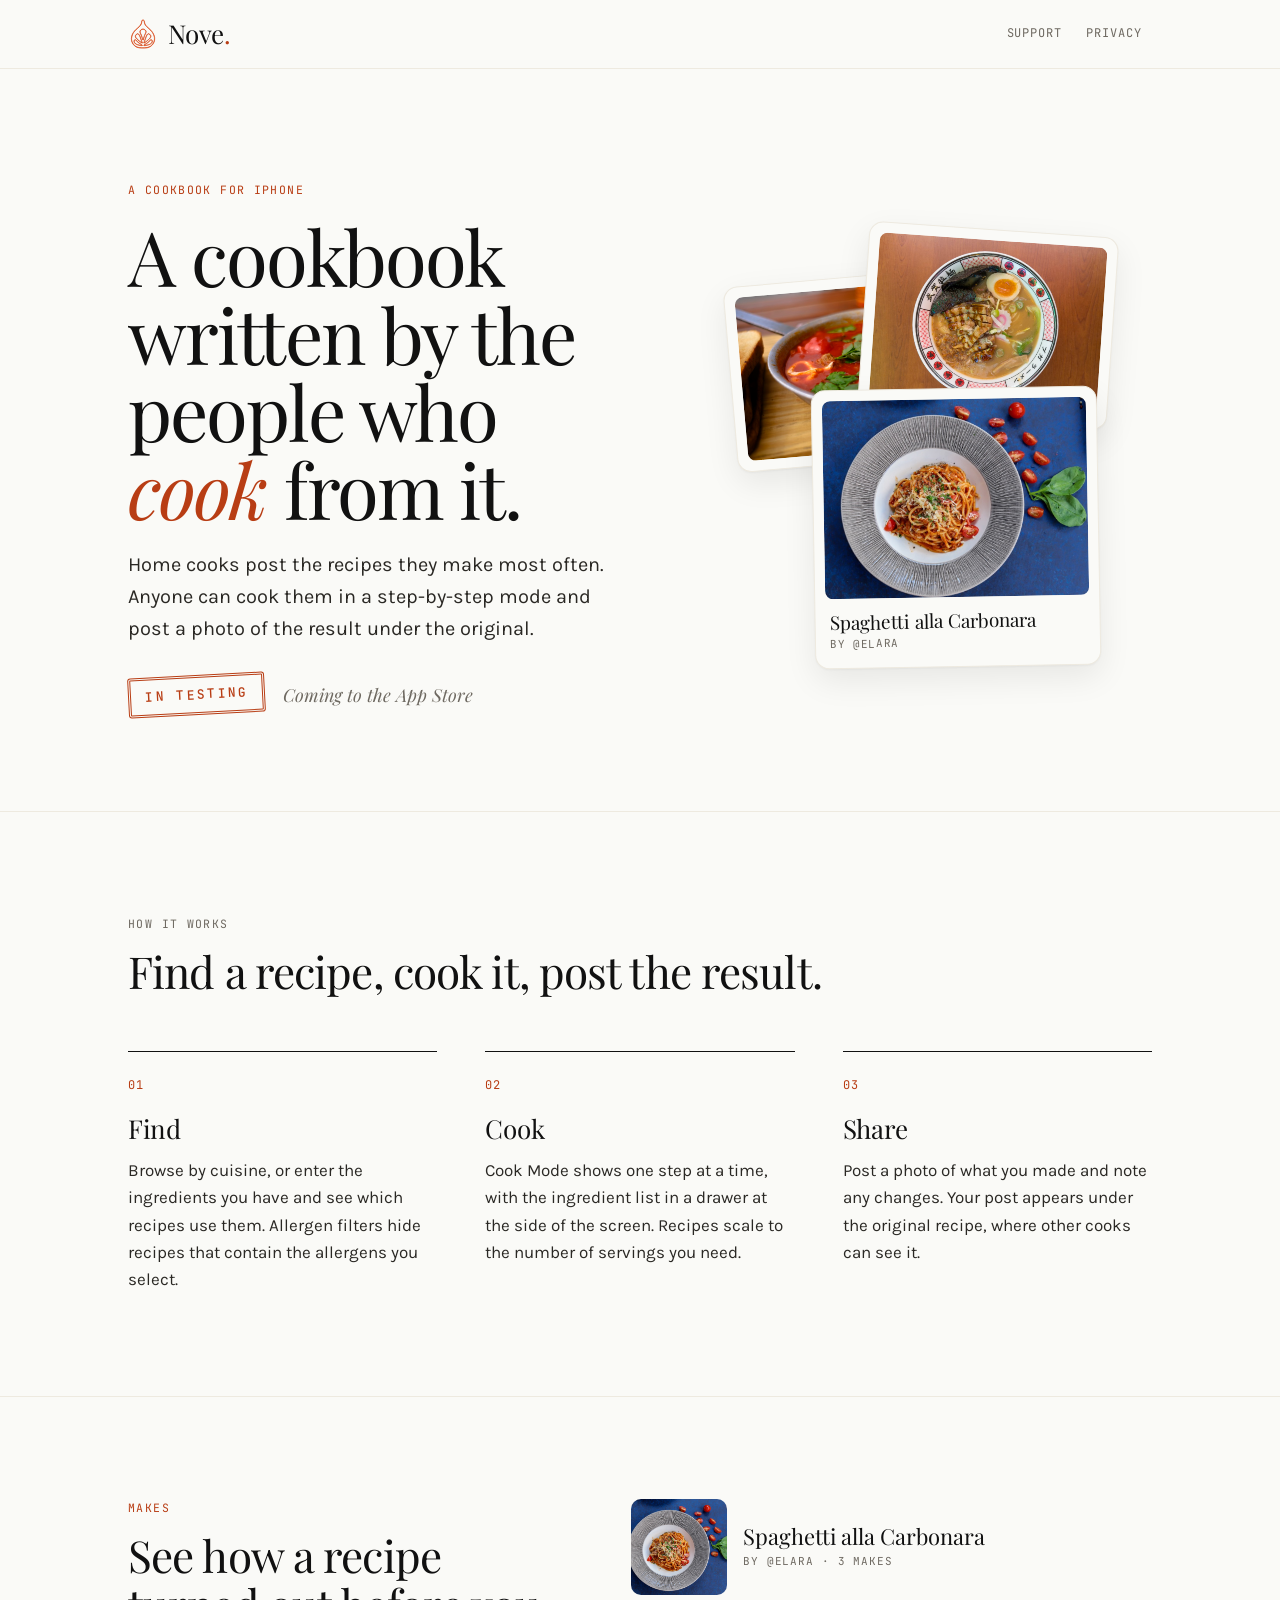
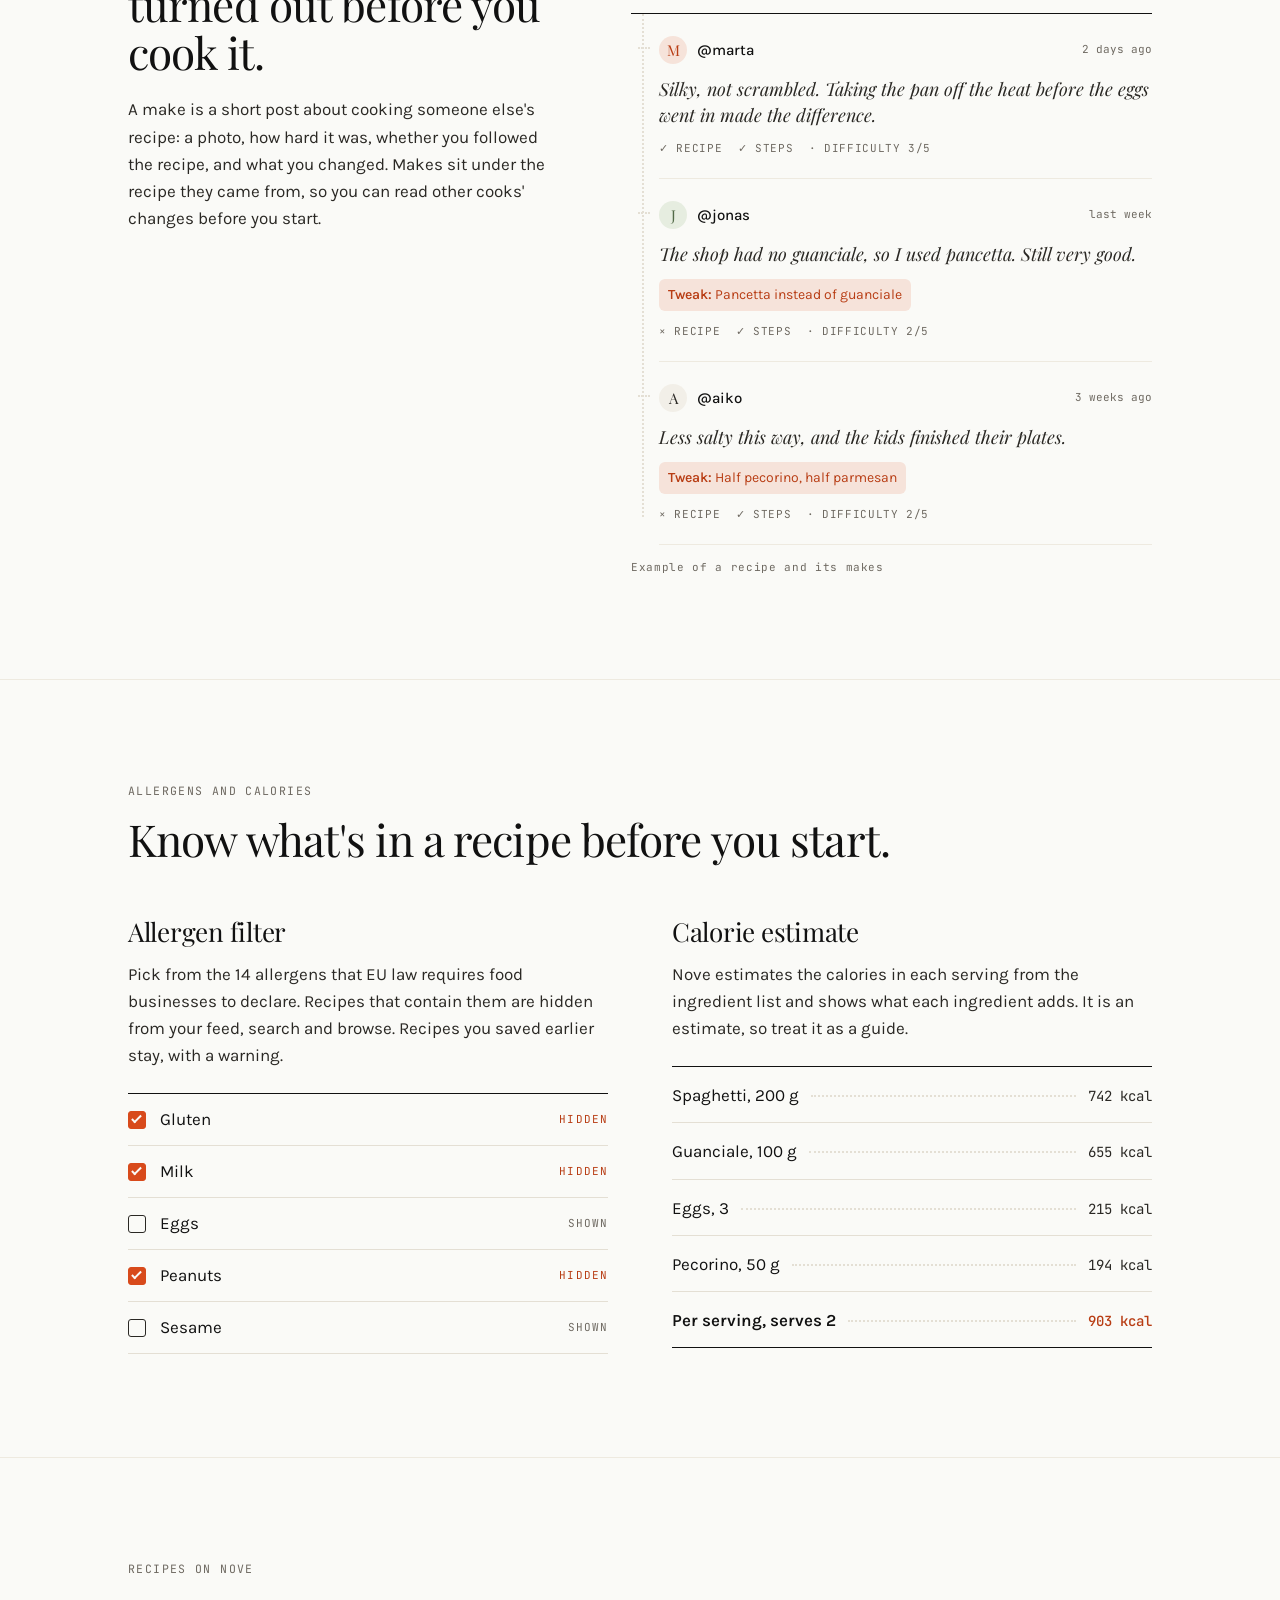
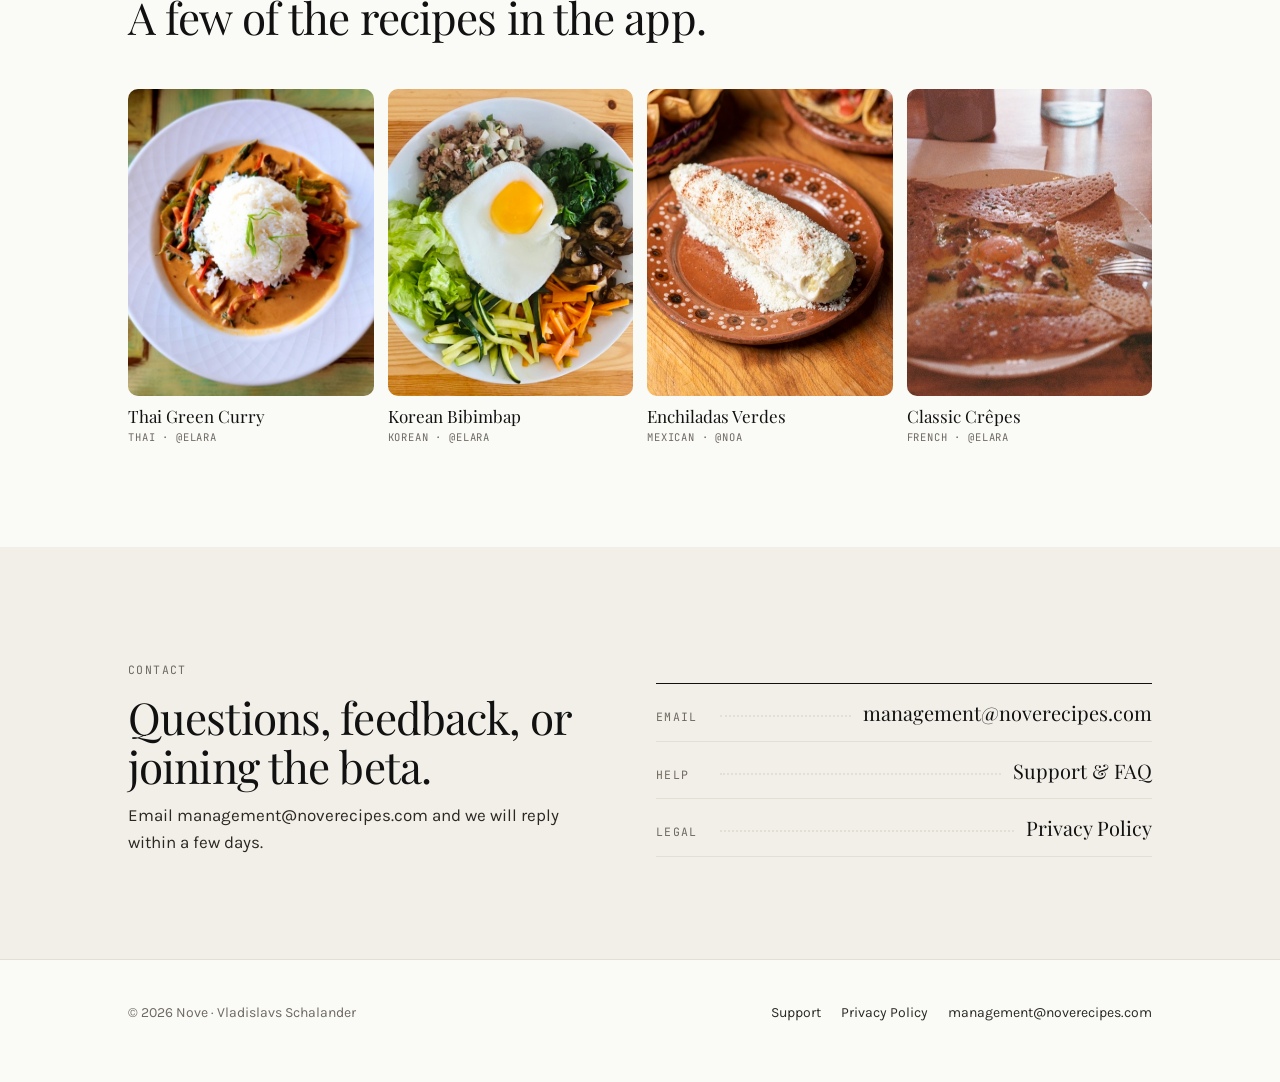
<file: index.html>
<!DOCTYPE html>
<html lang="en">
<head>
  <meta charset="utf-8">
  <meta name="viewport" content="width=device-width, initial-scale=1">
  <title>Nove: a cookbook for iPhone</title>
  <meta name="description" content="Nove is an iPhone cookbook where home cooks share recipes, cook them step by step, and post what they made.">
  <meta name="theme-color" content="#FAFAF7">
  <meta property="og:title" content="Nove: a cookbook for iPhone">
  <meta property="og:description" content="Nove is an iPhone cookbook where home cooks share recipes, cook them step by step, and post what they made.">
  <meta property="og:image" content="https://noverecipes.com/assets/img/carbonara.jpg">
  <link rel="icon" type="image/svg+xml" href="/assets/fig.svg">
  <link rel="apple-touch-icon" href="/assets/img/apple-touch-icon.png">
  <link rel="preload" href="/assets/fonts/PlayfairDisplay-Regular.ttf" as="font" type="font/ttf" crossorigin>
  <link rel="stylesheet" href="/assets/site.css?v=1794993429">
</head>
<body>
  <a class="skip" href="#main">Skip to content</a>
  <header class="site-head">
    <div class="wrap">
      <a class="brand" href="/" aria-label="Nove home">
        <img src="/assets/fig.svg" alt="" width="30" height="30">
        <span class="wordmark">Nove<span>.</span></span>
      </a>
      <nav class="nav" aria-label="Main">
        <a href="/support/">Support</a>
        <a href="/privacy/">Privacy</a>
      </nav>
    </div>
  </header>
  <main id="main">
    <section class="hero">
      <div class="wrap">
        <div>
          <p class="eyebrow accent">A cookbook for iPhone</p>
          <h1>A cookbook written by the people who <em>cook</em> from it.</h1>
          <p class="lede">Home cooks post the recipes they make most often. Anyone can cook them in a step-by-step mode and post a photo of the result under the original.</p>
          <div class="status">
            <span class="stamp">In testing</span>
            <span class="status-note">Coming to the App Store</span>
          </div>
        </div>
        <div class="stack" aria-hidden="true">
        <figure class="card">
          <img src="/assets/img/shakshuka.jpg" alt="Spiced Shakshuka" width="900" height="737">
          <figcaption><p class="t">Spiced Shakshuka</p><p class="b">by @elara</p></figcaption>
        </figure>
        <figure class="card">
          <img src="/assets/img/tonkotsu.jpg" alt="Tonkotsu Ramen" width="900" height="737">
          <figcaption><p class="t">Tonkotsu Ramen</p><p class="b">by @noa</p></figcaption>
        </figure>
        <figure class="card">
          <img src="/assets/img/carbonara.jpg" alt="Spaghetti alla Carbonara" width="900" height="737">
          <figcaption><p class="t">Spaghetti alla Carbonara</p><p class="b">by @elara</p></figcaption>
        </figure>
        </div>
      </div>
    </section>

    <section class="section" aria-labelledby="how">
      <div class="wrap">
        <p class="eyebrow">How it works</p>
        <h2 id="how">Find a recipe, cook it, post the result.</h2>
        <ol class="steps">
          <li>
            <span class="n">01</span>
            <h3>Find</h3>
            <p>Browse by cuisine, or enter the ingredients you have and see which recipes use them. Allergen filters hide recipes that contain the allergens you select.</p>
          </li>
          <li>
            <span class="n">02</span>
            <h3>Cook</h3>
            <p>Cook Mode shows one step at a time, with the ingredient list in a drawer at the side of the screen. Recipes scale to the number of servings you need.</p>
          </li>
          <li>
            <span class="n">03</span>
            <h3>Share</h3>
            <p>Post a photo of what you made and note any changes. Your post appears under the original recipe, where other cooks can see it.</p>
          </li>
        </ol>
      </div>
    </section>

    <section class="section makes-section" aria-labelledby="makes">
      <div class="wrap">
        <div class="makes-copy">
          <p class="eyebrow accent">Makes</p>
          <h2 id="makes">See how a recipe turned out before you cook it.</h2>
          <p>A make is a short post about cooking someone else's recipe: a photo, how hard it was, whether you followed the recipe, and what you changed. Makes sit under the recipe they came from, so you can read other cooks' changes before you start.</p>
        </div>
        <figure class="thread">
          <div class="thread-recipe">
            <img src="/assets/img/carbonara.jpg" alt="" width="900" height="737" loading="lazy">
            <div>
              <p class="t">Spaghetti alla Carbonara</p>
              <p class="b">by @elara &middot; 3 makes</p>
            </div>
          </div>
          <ol class="makes" aria-label="Example makes">
            <li class="make">
              <div class="who"><span class="av paprika" aria-hidden="true">M</span><span class="h">@marta</span><span class="when">2 days ago</span></div>
              <p class="said">Silky, not scrambled. Taking the pan off the heat before the eggs went in made the difference.</p>
              <p class="verdict">&check; Recipe &nbsp;&check; Steps &nbsp;&middot; Difficulty 3/5</p>
            </li>
            <li class="make">
              <div class="who"><span class="av sage" aria-hidden="true">J</span><span class="h">@jonas</span><span class="when">last week</span></div>
              <p class="said">The shop had no guanciale, so I used pancetta. Still very good.</p>
              <p class="tweak"><b>Tweak:</b> Pancetta instead of guanciale</p>
              <p class="verdict">&times; Recipe &nbsp;&check; Steps &nbsp;&middot; Difficulty 2/5</p>
            </li>
            <li class="make">
              <div class="who"><span class="av oat" aria-hidden="true">A</span><span class="h">@aiko</span><span class="when">3 weeks ago</span></div>
              <p class="said">Less salty this way, and the kids finished their plates.</p>
              <p class="tweak"><b>Tweak:</b> Half pecorino, half parmesan</p>
              <p class="verdict">&times; Recipe &nbsp;&check; Steps &nbsp;&middot; Difficulty 2/5</p>
            </li>
          </ol>
          <figcaption>Example of a recipe and its makes</figcaption>
        </figure>
      </div>
    </section>

    <section class="section" aria-labelledby="diet">
      <div class="wrap">
        <p class="eyebrow">Allergens and calories</p>
        <h2 id="diet">Know what's in a recipe before you start.</h2>
        <div class="panels">
          <div class="panel">
            <h3>Allergen filter</h3>
            <p>Pick from the 14 allergens that EU law requires food businesses to declare. Recipes that contain them are hidden from your feed, search and browse. Recipes you saved earlier stay, with a warning.</p>
            <ul class="checklist" aria-label="Example allergen settings">
              <li class="on"><span class="box" aria-hidden="true"></span>Gluten<span class="state">Hidden</span></li>
              <li class="on"><span class="box" aria-hidden="true"></span>Milk<span class="state">Hidden</span></li>
              <li class=""><span class="box" aria-hidden="true"></span>Eggs<span class="state">Shown</span></li>
              <li class="on"><span class="box" aria-hidden="true"></span>Peanuts<span class="state">Hidden</span></li>
              <li class=""><span class="box" aria-hidden="true"></span>Sesame<span class="state">Shown</span></li>
            </ul>
          </div>
          <div class="panel">
            <h3>Calorie estimate</h3>
            <p>Nove estimates the calories in each serving from the ingredient list and shows what each ingredient adds. It is an estimate, so treat it as a guide.</p>
            <ul class="kcal" aria-label="Example calorie estimate for Spaghetti alla Carbonara">
              <li><span class="k">Spaghetti, 200 g</span><span class="dots" aria-hidden="true"></span><span class="v">742 kcal</span></li>
              <li><span class="k">Guanciale, 100 g</span><span class="dots" aria-hidden="true"></span><span class="v">655 kcal</span></li>
              <li><span class="k">Eggs, 3</span><span class="dots" aria-hidden="true"></span><span class="v">215 kcal</span></li>
              <li><span class="k">Pecorino, 50 g</span><span class="dots" aria-hidden="true"></span><span class="v">194 kcal</span></li>
              <li class="total"><span class="k">Per serving, serves 2</span><span class="dots" aria-hidden="true"></span><span class="v">903 kcal</span></li>
            </ul>
          </div>
        </div>
      </div>
    </section>

    <section class="section" aria-labelledby="kitchen">
      <div class="wrap">
        <p class="eyebrow">Recipes on Nove</p>
        <h2 id="kitchen">A few of the recipes in the app.</h2>
        <div class="gallery">
        <figure>
          <img src="/assets/img/green-curry.jpg" alt="Thai Green Curry" loading="lazy" width="900" height="737">
          <figcaption>Thai Green Curry<span>Thai &middot; @elara</span></figcaption>
        </figure>
        <figure>
          <img src="/assets/img/bibimbap.jpg" alt="Korean Bibimbap" loading="lazy" width="900" height="737">
          <figcaption>Korean Bibimbap<span>Korean &middot; @elara</span></figcaption>
        </figure>
        <figure>
          <img src="/assets/img/enchiladas.jpg" alt="Enchiladas Verdes" loading="lazy" width="900" height="737">
          <figcaption>Enchiladas Verdes<span>Mexican &middot; @noa</span></figcaption>
        </figure>
        <figure>
          <img src="/assets/img/crepes.jpg" alt="Classic Cr&ecirc;pes" loading="lazy" width="900" height="737">
          <figcaption>Classic Cr&ecirc;pes<span>French &middot; @elara</span></figcaption>
        </figure>
        </div>
      </div>
    </section>

    <section class="section closing" aria-labelledby="contact">
      <div class="wrap">
        <div>
          <p class="eyebrow">Contact</p>
          <h2 id="contact">Questions, feedback, or joining the beta.</h2>
          <p>Email management@noverecipes.com and we will reply within a few days.</p>
        </div>
        <ul class="index">
            <li><a class="leader" href="mailto:management@noverecipes.com"><span class="k">Email</span><span class="dots" aria-hidden="true"></span><span class="v">management@<wbr>noverecipes.com</span></a></li>
            <li><a class="leader" href="/support/"><span class="k">Help</span><span class="dots" aria-hidden="true"></span><span class="v">Support &amp; FAQ</span></a></li>
            <li><a class="leader" href="/privacy/"><span class="k">Legal</span><span class="dots" aria-hidden="true"></span><span class="v">Privacy Policy</span></a></li>
        </ul>
      </div>
    </section>
  </main>
  <footer class="site-foot">
    <div class="wrap">
      <span>&copy; 2026 Nove &middot; Vladislavs Schalander</span>
      <nav aria-label="Footer">
        <a href="/support/">Support</a>
        <a href="/privacy/">Privacy Policy</a>
        <a href="mailto:management@noverecipes.com">management@noverecipes.com</a>
      </nav>
    </div>
  </footer>
</body>
</html>
</file>
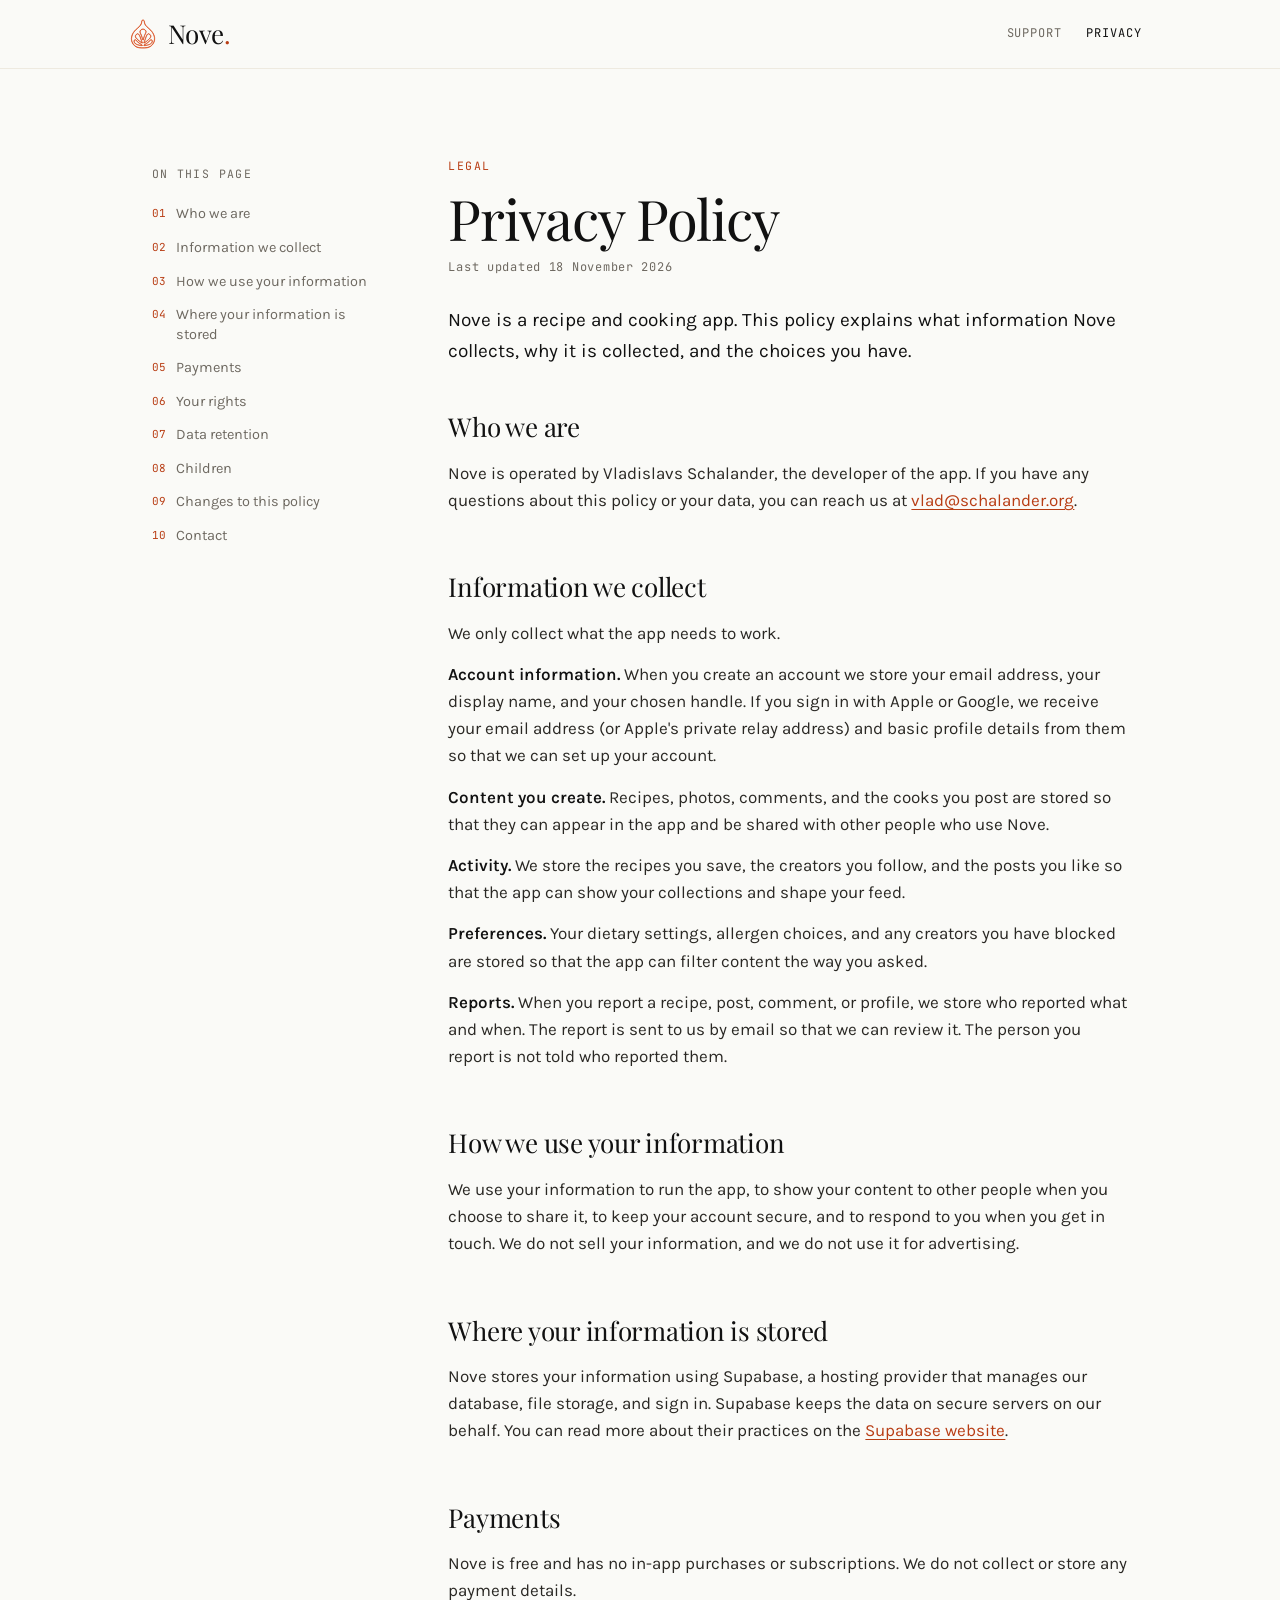
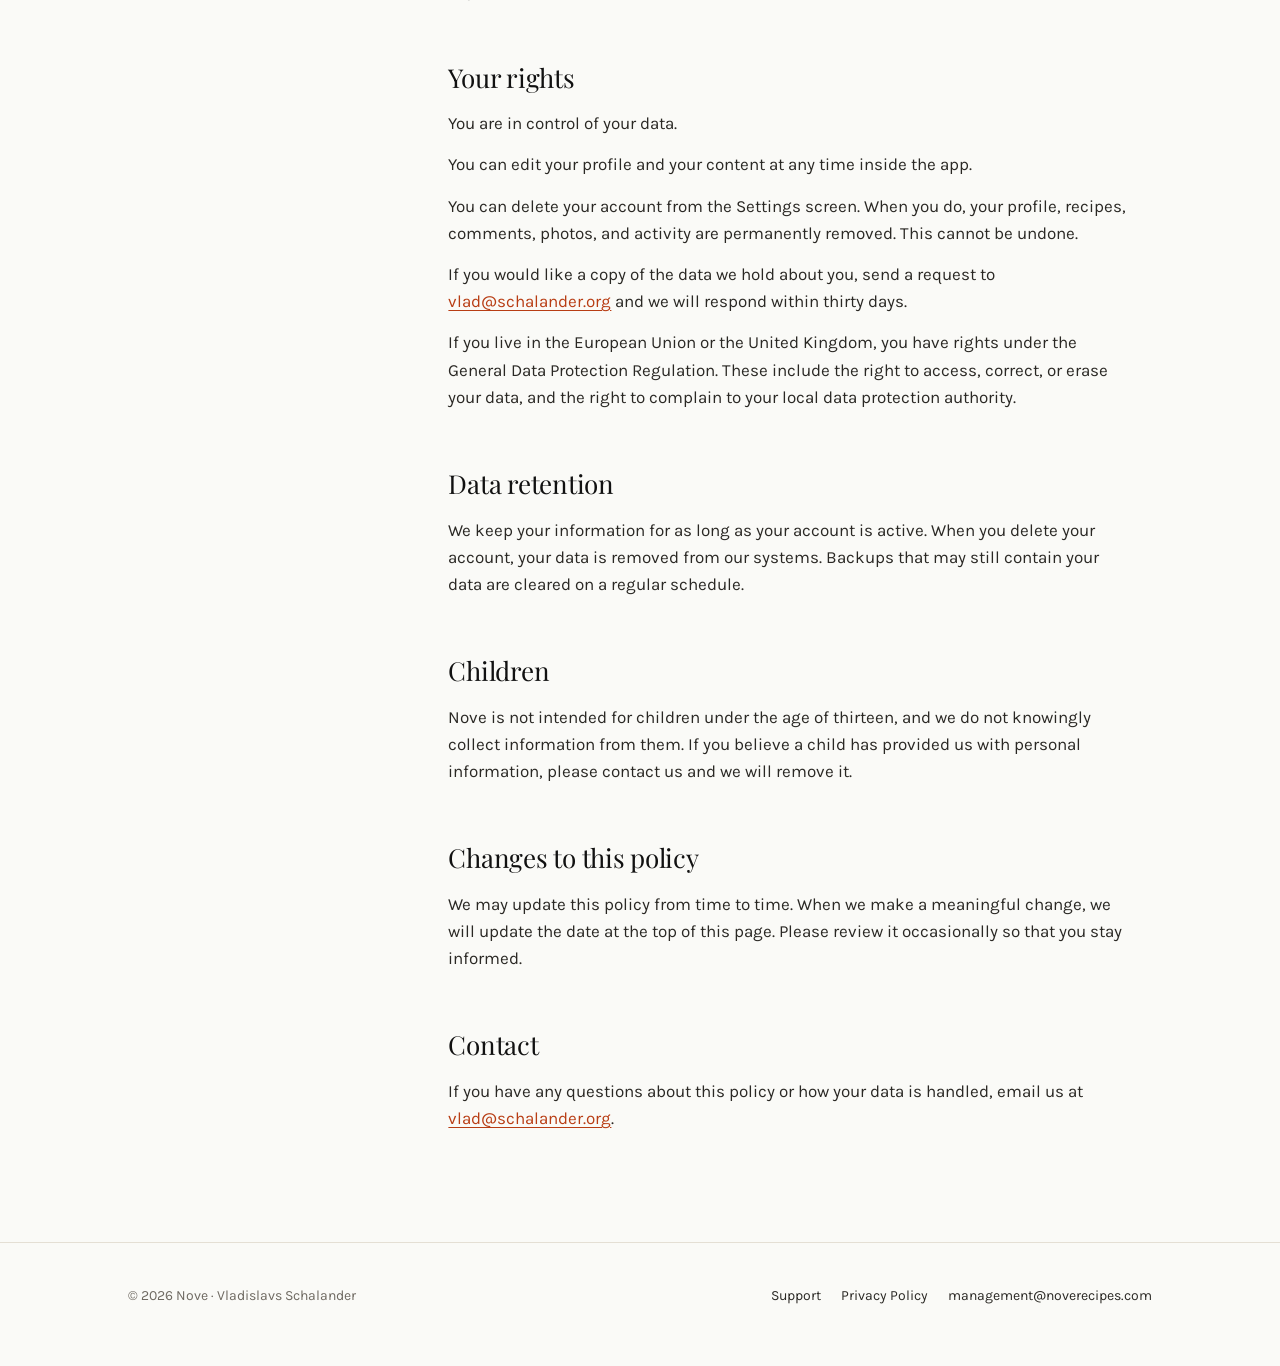
<file: privacy/index.html>
<!DOCTYPE html>
<html lang="en">
<head>
  <meta charset="utf-8">
  <meta name="viewport" content="width=device-width, initial-scale=1">
  <title>Privacy Policy · Nove</title>
  <meta name="description" content="How Nove collects, uses and protects your information.">
  <meta name="theme-color" content="#FAFAF7">
  <meta property="og:title" content="Privacy Policy · Nove">
  <meta property="og:description" content="How Nove collects, uses and protects your information.">
  <meta property="og:image" content="https://noverecipes.com/assets/img/carbonara.jpg">
  <link rel="icon" type="image/svg+xml" href="/assets/fig.svg">
  <link rel="apple-touch-icon" href="/assets/img/apple-touch-icon.png">
  <link rel="preload" href="/assets/fonts/PlayfairDisplay-Regular.ttf" as="font" type="font/ttf" crossorigin>
  <link rel="stylesheet" href="/assets/site.css?v=1794993429">
</head>
<body>
  <a class="skip" href="#main">Skip to content</a>
  <header class="site-head">
    <div class="wrap">
      <a class="brand" href="/" aria-label="Nove home">
        <img src="/assets/fig.svg" alt="" width="30" height="30">
        <span class="wordmark">Nove<span>.</span></span>
      </a>
      <nav class="nav" aria-label="Main">
        <a href="/support/">Support</a>
        <a href="/privacy/" aria-current="page">Privacy</a>
      </nav>
    </div>
  </header>
  <main id="main">
    <article class="doc">
      <div class="wrap">
        <nav class="toc" aria-label="On this page">
          <p class="eyebrow">On this page</p>
          <ol>
            <li><a href="#who-we-are">Who we are</a></li>
            <li><a href="#information-we-collect">Information we collect</a></li>
            <li><a href="#how-we-use-your-information">How we use your information</a></li>
            <li><a href="#where-your-information-is-stored">Where your information is stored</a></li>
            <li><a href="#payments">Payments</a></li>
            <li><a href="#your-rights">Your rights</a></li>
            <li><a href="#data-retention">Data retention</a></li>
            <li><a href="#children">Children</a></li>
            <li><a href="#changes-to-this-policy">Changes to this policy</a></li>
            <li><a href="#contact">Contact</a></li>
          </ol>
        </nav>
        <header>
          <p class="eyebrow accent">Legal</p>
          <h1>Privacy Policy</h1>
          <p class="meta">Last updated 18 November 2026</p>
          <p class="lead">Nove is a recipe and cooking app. This policy explains what information Nove collects, why it is collected, and the choices you have.</p>
        </header>
        <div class="prose">
<h2 id="who-we-are">Who we are</h2>
  <p>Nove is operated by Vladislavs Schalander, the developer of the app. If you have any questions about this policy or your data, you can reach us at <a href="mailto:vlad@schalander.org">vlad@schalander.org</a>.</p>

  <h2 id="information-we-collect">Information we collect</h2>
  <p>We only collect what the app needs to work.</p>
  <p><strong>Account information.</strong> When you create an account we store your email address, your display name, and your chosen handle. If you sign in with Apple or Google, we receive your email address (or Apple's private relay address) and basic profile details from them so that we can set up your account.</p>
  <p><strong>Content you create.</strong> Recipes, photos, comments, and the cooks you post are stored so that they can appear in the app and be shared with other people who use Nove.</p>
  <p><strong>Activity.</strong> We store the recipes you save, the creators you follow, and the posts you like so that the app can show your collections and shape your feed.</p>
  <p><strong>Preferences.</strong> Your dietary settings, allergen choices, and any creators you have blocked are stored so that the app can filter content the way you asked.</p>
  <p><strong>Reports.</strong> When you report a recipe, post, comment, or profile, we store who reported what and when. The report is sent to us by email so that we can review it. The person you report is not told who reported them.</p>

  <h2 id="how-we-use-your-information">How we use your information</h2>
  <p>We use your information to run the app, to show your content to other people when you choose to share it, to keep your account secure, and to respond to you when you get in touch. We do not sell your information, and we do not use it for advertising.</p>

  <h2 id="where-your-information-is-stored">Where your information is stored</h2>
  <p>Nove stores your information using Supabase, a hosting provider that manages our database, file storage, and sign in. Supabase keeps the data on secure servers on our behalf. You can read more about their practices on the <a href="https://supabase.com/privacy" rel="noopener" target="_blank">Supabase website</a>.</p>

  <h2 id="payments">Payments</h2>
  <p>Nove is free and has no in-app purchases or subscriptions. We do not collect or store any payment details.</p>

  <h2 id="your-rights">Your rights</h2>
  <p>You are in control of your data.</p>
  <p>You can edit your profile and your content at any time inside the app.</p>
  <p>You can delete your account from the Settings screen. When you do, your profile, recipes, comments, photos, and activity are permanently removed. This cannot be undone.</p>
  <p>If you would like a copy of the data we hold about you, send a request to <a href="mailto:vlad@schalander.org">vlad@schalander.org</a> and we will respond within thirty days.</p>
  <p>If you live in the European Union or the United Kingdom, you have rights under the General Data Protection Regulation. These include the right to access, correct, or erase your data, and the right to complain to your local data protection authority.</p>

  <h2 id="data-retention">Data retention</h2>
  <p>We keep your information for as long as your account is active. When you delete your account, your data is removed from our systems. Backups that may still contain your data are cleared on a regular schedule.</p>

  <h2 id="children">Children</h2>
  <p>Nove is not intended for children under the age of thirteen, and we do not knowingly collect information from them. If you believe a child has provided us with personal information, please contact us and we will remove it.</p>

  <h2 id="changes-to-this-policy">Changes to this policy</h2>
  <p>We may update this policy from time to time. When we make a meaningful change, we will update the date at the top of this page. Please review it occasionally so that you stay informed.</p>

  <h2 id="contact">Contact</h2>
  <p>If you have any questions about this policy or how your data is handled, email us at <a href="mailto:vlad@schalander.org">vlad@schalander.org</a>.</p>
        </div>
      </div>
    </article>
  </main>
  <footer class="site-foot">
    <div class="wrap">
      <span>&copy; 2026 Nove &middot; Vladislavs Schalander</span>
      <nav aria-label="Footer">
        <a href="/support/">Support</a>
        <a href="/privacy/">Privacy Policy</a>
        <a href="mailto:management@noverecipes.com">management@noverecipes.com</a>
      </nav>
    </div>
  </footer>
</body>
</html>
</file>
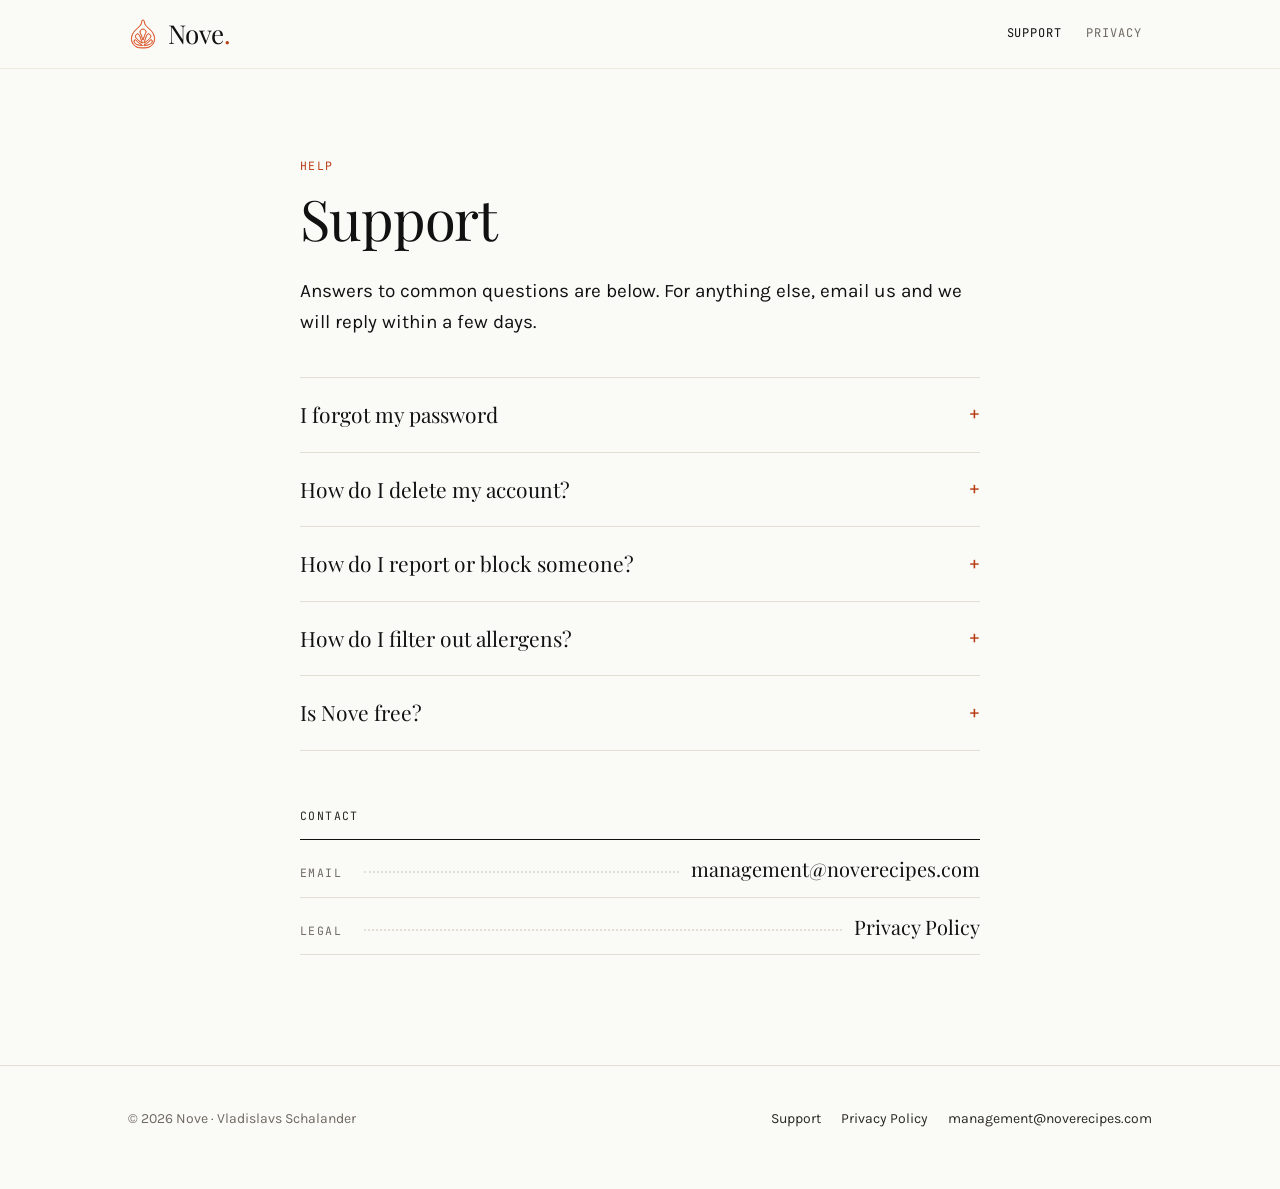
<file: support/index.html>
<!DOCTYPE html>
<html lang="en">
<head>
  <meta charset="utf-8">
  <meta name="viewport" content="width=device-width, initial-scale=1">
  <title>Support · Nove</title>
  <meta name="description" content="Help with your Nove account, recipes, reports and privacy.">
  <meta name="theme-color" content="#FAFAF7">
  <meta property="og:title" content="Support · Nove">
  <meta property="og:description" content="Help with your Nove account, recipes, reports and privacy.">
  <meta property="og:image" content="https://noverecipes.com/assets/img/carbonara.jpg">
  <link rel="icon" type="image/svg+xml" href="/assets/fig.svg">
  <link rel="apple-touch-icon" href="/assets/img/apple-touch-icon.png">
  <link rel="preload" href="/assets/fonts/PlayfairDisplay-Regular.ttf" as="font" type="font/ttf" crossorigin>
  <link rel="stylesheet" href="/assets/site.css?v=1794993429">
</head>
<body>
  <a class="skip" href="#main">Skip to content</a>
  <header class="site-head">
    <div class="wrap">
      <a class="brand" href="/" aria-label="Nove home">
        <img src="/assets/fig.svg" alt="" width="30" height="30">
        <span class="wordmark">Nove<span>.</span></span>
      </a>
      <nav class="nav" aria-label="Main">
        <a href="/support/" aria-current="page">Support</a>
        <a href="/privacy/">Privacy</a>
      </nav>
    </div>
  </header>
  <main id="main">
    <article class="doc">
      <div class="wrap single">
        <header>
          <p class="eyebrow accent">Help</p>
          <h1>Support</h1>
          <p class="lead">Answers to common questions are below. For anything else, email us and we will reply within a few days.</p>
        </header>
        <div class="prose">
          <div class="faq">
          <details>
            <summary>I forgot my password</summary>
            <div class="answer"><p>On the sign-in screen, tap <strong>Forgot password?</strong> and enter your email. We will email you a link to set a new one. If you signed up with Apple or Google, use that button to sign in instead.</p></div>
          </details>
          <details>
            <summary>How do I delete my account?</summary>
            <div class="answer"><p>Open the <strong>You</strong> tab, tap the gear icon, then <strong>Delete account</strong>. Your profile, recipes, photos and activity are permanently deleted.</p></div>
          </details>
          <details>
            <summary>How do I report or block someone?</summary>
            <div class="answer"><p>Tap the <strong>&middot;&middot;&middot;</strong> menu on a recipe, make or profile, then choose <strong>Report</strong> or <strong>Block</strong>. You will no longer see posts from people you block. We review every report.</p></div>
          </details>
          <details>
            <summary>How do I filter out allergens?</summary>
            <div class="answer"><p>Go to <strong>You</strong> &rarr; gear icon &rarr; <strong>Allergies</strong> and switch on the ones that apply to you. Recipes containing them are hidden from your feed and search.</p></div>
          </details>
          <details>
            <summary>Is Nove free?</summary>
            <div class="answer"><p>Yes. Nove is free, with no ads and no in-app purchases.</p></div>
          </details>
          </div>
          <p class="eyebrow index-title">Contact</p>
          <ul class="index">
            <li><a class="leader" href="mailto:management@noverecipes.com?subject=Nove%20support"><span class="k">Email</span><span class="dots" aria-hidden="true"></span><span class="v">management@<wbr>noverecipes.com</span></a></li>
            <li><a class="leader" href="/privacy/"><span class="k">Legal</span><span class="dots" aria-hidden="true"></span><span class="v">Privacy Policy</span></a></li>
          </ul>
        </div>
      </div>
    </article>
  </main>
  <footer class="site-foot">
    <div class="wrap">
      <span>&copy; 2026 Nove &middot; Vladislavs Schalander</span>
      <nav aria-label="Footer">
        <a href="/support/">Support</a>
        <a href="/privacy/">Privacy Policy</a>
        <a href="mailto:management@noverecipes.com">management@noverecipes.com</a>
      </nav>
    </div>
  </footer>
</body>
</html>
</file>
<file: assets/site.css>
/* Nove website. Tokens mirror the app's NoveColors and NoveFonts. */

@font-face { font-family: "Playfair Display"; src: url("fonts/PlayfairDisplay-Regular.ttf") format("truetype"); font-weight: 400; font-style: normal; font-display: swap; }
@font-face { font-family: "Playfair Display"; src: url("fonts/PlayfairDisplay-Italic.ttf") format("truetype"); font-weight: 400; font-style: italic; font-display: swap; }
@font-face { font-family: "Karla"; src: url("fonts/Karla-Regular.ttf") format("truetype"); font-weight: 400; font-display: swap; }
@font-face { font-family: "Karla"; src: url("fonts/Karla-Medium.ttf") format("truetype"); font-weight: 500; font-display: swap; }
@font-face { font-family: "Karla"; src: url("fonts/Karla-SemiBold.ttf") format("truetype"); font-weight: 600; font-display: swap; }
@font-face { font-family: "JetBrains Mono"; src: url("fonts/JetBrainsMono-Regular.ttf") format("truetype"); font-weight: 400; font-display: swap; }
@font-face { font-family: "JetBrains Mono"; src: url("fonts/JetBrainsMono-Medium.ttf") format("truetype"); font-weight: 500; font-display: swap; }

:root {
  --bg: #FAFAF7;
  --bg-alt: #F2EFE8;
  --ink: #111111;
  --ink-soft: #2A2824;
  --muted: #6E6961;
  --rule: #E4DFD4;
  --rule-soft: #EEEAE0;
  --paprika: #D84A1B;
  --paprika-text: #B83D14;
  --paprika-soft: #F6E3DA;
  --sage: #526A47;
  --sage-soft: #E6EDE0;

  --serif: "Playfair Display", Georgia, "Times New Roman", serif;
  --sans: "Karla", -apple-system, BlinkMacSystemFont, "Helvetica Neue", Arial, sans-serif;
  --mono: "JetBrains Mono", ui-monospace, SFMono-Regular, Menlo, monospace;

  --gutter: clamp(20px, 5vw, 48px);
  --wide: 1120px;
  --read: 680px;
  color-scheme: light;
}

*, *::before, *::after { box-sizing: border-box; }
html { -webkit-text-size-adjust: 100%; scroll-behavior: smooth; }
@media (prefers-reduced-motion: reduce) { html { scroll-behavior: auto; } *, *::before, *::after { transition: none !important; } }

body {
  margin: 0;
  background: var(--bg);
  color: var(--ink-soft);
  font-family: var(--sans);
  font-size: 17px;
  line-height: 1.6;
  -webkit-font-smoothing: antialiased;
}
img { display: block; max-width: 100%; height: auto; }
a { color: var(--paprika-text); text-decoration-thickness: 1px; text-underline-offset: 3px; }
a:hover { color: var(--ink); }
:focus-visible { outline: 2px solid var(--paprika); outline-offset: 3px; border-radius: 4px; }

.skip { position: absolute; left: -999px; top: 8px; background: var(--ink); color: var(--bg); padding: 10px 14px; border-radius: 8px; z-index: 10; }
.skip:focus { left: 8px; }

.wrap { max-width: var(--wide); margin: 0 auto; padding: 0 var(--gutter); }

/* Eyebrow: the app's uppercase mono label */
.eyebrow {
  font-family: var(--mono);
  font-size: 11.5px;
  letter-spacing: 0.12em;
  text-transform: uppercase;
  color: var(--muted);
  margin: 0;
}
.eyebrow.accent { color: var(--paprika-text); }

/* Header */
.site-head { border-bottom: 1px solid var(--rule-soft); }
.site-head .wrap { display: flex; align-items: center; justify-content: space-between; min-height: 68px; gap: 16px; }
.brand { display: inline-flex; align-items: center; gap: 10px; text-decoration: none; color: var(--ink); min-height: 44px; }
.brand img { width: 30px; height: 30px; }
.wordmark { font-family: var(--serif); font-size: 26px; letter-spacing: -0.02em; line-height: 1; }
.wordmark span { color: var(--paprika-text); }
.nav { display: flex; gap: 4px; }
.nav a {
  font-family: var(--mono); font-size: 12px; letter-spacing: 0.08em; text-transform: uppercase;
  color: var(--muted); text-decoration: none; padding: 12px 10px; border-radius: 8px;
  transition: color .2s ease, background-color .2s ease;
}
.nav a:hover { color: var(--ink); background: var(--bg-alt); }
.nav a[aria-current="page"] { color: var(--ink); }

/* Hero */
.hero { padding: clamp(48px, 9vw, 112px) 0 clamp(56px, 8vw, 96px); }
.hero .wrap { display: grid; grid-template-columns: 1.05fr 1fr; gap: clamp(32px, 6vw, 80px); align-items: center; }
.hero h1 {
  font-family: var(--serif); font-weight: 400; color: var(--ink);
  font-size: clamp(42px, 6.4vw, 76px); line-height: 1.02; letter-spacing: -0.025em;
  margin: 18px 0 22px;
}
.hero h1 em { color: var(--paprika-text); }
.hero .lede { font-size: clamp(18px, 2vw, 20px); color: var(--ink-soft); max-width: 30em; margin: 0 0 30px; }
/* Status: a rubber stamp, the kind a test kitchen puts on a recipe card */
.status { display: flex; flex-wrap: wrap; align-items: center; gap: 12px 18px; }
.stamp {
  display: inline-block; padding: 7px 14px 6px;
  font-family: var(--mono); font-weight: 500; font-size: 13px; letter-spacing: 0.18em; text-transform: uppercase;
  color: var(--paprika-text); border: 3px double var(--paprika-text); border-radius: 3px;
  transform: rotate(-3deg);
}
.status-note { font-family: var(--serif); font-style: italic; font-size: 18px; color: var(--muted); }

/* Hero stack of recipe cards, styled like the app's feed cards */
.stack { position: relative; aspect-ratio: 1 / 1.02; max-width: 520px; width: 100%; justify-self: end; }
.card {
  position: absolute; background: var(--bg); border: 1px solid var(--rule-soft); border-radius: 14px;
  padding: 10px 10px 14px; box-shadow: 0 1px 2px rgba(17,17,17,.04), 0 12px 32px rgba(17,17,17,.08);
  width: 62%;
}
.card img { border-radius: 8px; aspect-ratio: 4 / 3; object-fit: cover; width: 100%; }
.card .t { font-family: var(--serif); font-size: 19px; color: var(--ink); margin: 12px 4px 2px; line-height: 1.2; }
.card .b { font-family: var(--mono); font-size: 11px; letter-spacing: 0.06em; text-transform: uppercase; color: var(--muted); margin: 0 4px; }
.card:nth-child(1) { left: 0; top: 10%; width: 52%; padding-bottom: 10px; transform: rotate(-5deg); }
.card:nth-child(2) { right: 0; top: 0; width: 54%; padding-bottom: 10px; transform: rotate(4deg); z-index: 1; }
.card:nth-child(3) { left: 18%; bottom: 0; transform: rotate(-1deg); z-index: 2; }
.card:nth-child(-n+2) figcaption { display: none; }

/* Sections */
.section { padding: clamp(56px, 8vw, 104px) 0; border-top: 1px solid var(--rule-soft); }
.section h2 {
  font-family: var(--serif); font-weight: 400; color: var(--ink);
  font-size: clamp(30px, 4vw, 44px); line-height: 1.1; letter-spacing: -0.02em; margin: 14px 0 0; max-width: 18em;
}

.steps { list-style: none; padding: 0; margin: clamp(36px, 5vw, 56px) 0 0; display: grid; grid-template-columns: repeat(3, 1fr); gap: clamp(24px, 4vw, 48px); }
.steps li { border-top: 1px solid var(--ink); padding-top: 18px; }
.steps .n { font-family: var(--mono); font-size: 12px; color: var(--paprika-text); letter-spacing: 0.08em; }
.steps h3 { font-family: var(--serif); font-weight: 400; font-size: 26px; color: var(--ink); margin: 10px 0 8px; letter-spacing: -0.01em; }
.steps p { margin: 0; color: var(--ink-soft); }

.gallery { display: grid; grid-template-columns: repeat(4, 1fr); gap: 14px; margin-top: clamp(32px, 5vw, 48px); }
.gallery figure { margin: 0; }
.gallery img { width: 100%; aspect-ratio: 4 / 5; object-fit: cover; border-radius: 10px; background: var(--bg-alt); }
.gallery figcaption { font-family: var(--serif); font-size: 17px; color: var(--ink); margin-top: 10px; line-height: 1.25; }
.gallery figcaption span { display: block; font-family: var(--mono); font-size: 10.5px; letter-spacing: 0.08em; text-transform: uppercase; color: var(--muted); margin-top: 4px; }

.closing { background: var(--bg-alt); border-top: 0; }
.closing .wrap { display: grid; grid-template-columns: minmax(0, 1fr) minmax(0, 1.1fr); gap: 24px clamp(32px, 6vw, 80px); align-items: end; }
.closing p { margin: 12px 0 0; max-width: 32em; }

/* Makes: a recipe with the posts of people who cooked it (mirrors the app's MakeCard) */
.makes-section .wrap { display: grid; grid-template-columns: minmax(0, 0.9fr) minmax(0, 1.1fr); gap: clamp(32px, 6vw, 88px); align-items: start; }
.makes-copy p:not(.eyebrow) { margin: 20px 0 0; max-width: 30em; }
.thread { margin: 0; }
.thread-recipe { display: flex; gap: 16px; align-items: center; padding-bottom: 18px; border-bottom: 1px solid var(--ink); }
.thread-recipe img { width: 96px; height: 96px; object-fit: cover; border-radius: 10px; flex: none; }
.thread-recipe .t { font-family: var(--serif); font-size: 22px; color: var(--ink); margin: 0 0 4px; line-height: 1.2; }
.thread-recipe .b { font-family: var(--mono); font-size: 11px; letter-spacing: 0.08em; text-transform: uppercase; color: var(--muted); margin: 0; }
.makes { list-style: none; margin: 0; padding: 0 0 0 28px; position: relative; }
.makes::before { content: ""; position: absolute; left: 11px; top: 0; bottom: 28px; border-left: 2px dotted var(--rule); }
.make { position: relative; padding: 22px 0 20px; border-bottom: 1px solid var(--rule-soft); }
.make::before { content: ""; position: absolute; left: -21px; top: 33px; width: 12px; border-top: 2px dotted var(--rule); }
.who { display: flex; align-items: center; gap: 10px; }
.av { width: 28px; height: 28px; border-radius: 50%; display: inline-grid; place-items: center; font-family: var(--serif); font-size: 15px; color: var(--ink); flex: none; }
.av.paprika { background: var(--paprika-soft); color: var(--paprika-text); }
.av.sage { background: var(--sage-soft); color: var(--sage); }
.av.oat { background: var(--bg-alt); color: var(--ink-soft); }
.who .h { font-weight: 500; color: var(--ink); font-size: 15px; }
.who .when { font-family: var(--mono); font-size: 11px; color: var(--muted); margin-left: auto; }
.said { font-family: var(--serif); font-style: italic; font-size: 18px; line-height: 1.45; color: var(--ink-soft); margin: 12px 0 0; }
.tweak { display: inline-block; margin: 12px 0 0; padding: 5px 9px; border-radius: 6px; background: var(--paprika-soft); color: var(--paprika-text); font-size: 14px; }
.tweak b { font-weight: 600; }
.verdict { font-family: var(--mono); font-size: 11px; letter-spacing: 0.06em; text-transform: uppercase; color: var(--muted); margin: 12px 0 0; }
.thread figcaption { font-family: var(--mono); font-size: 11px; letter-spacing: 0.06em; color: var(--muted); margin-top: 14px; }

/* Allergens and calories */
.panels { display: grid; grid-template-columns: 1fr 1fr; gap: clamp(32px, 5vw, 64px); margin-top: clamp(32px, 5vw, 48px); }
.panel h3 { font-family: var(--serif); font-weight: 400; font-size: 26px; color: var(--ink); margin: 0 0 8px; letter-spacing: -0.01em; }
.panel > p { margin: 0 0 24px; max-width: 32em; }
.checklist, .kcal { list-style: none; margin: 0; padding: 0; border-top: 1px solid var(--ink); }
.checklist li { display: flex; align-items: center; gap: 14px; min-height: 52px; border-bottom: 1px solid var(--rule); color: var(--ink); font-size: 17px; }
.checklist .box { width: 18px; height: 18px; border: 1.5px solid var(--ink-soft); border-radius: 3px; flex: none; position: relative; }
.checklist .on .box { background: var(--paprika); border-color: var(--paprika); }
.checklist .on .box::after { content: ""; position: absolute; left: 5px; top: 1px; width: 5px; height: 10px; border: solid var(--bg); border-width: 0 2px 2px 0; transform: rotate(45deg); }
.checklist .state { margin-left: auto; font-family: var(--mono); font-size: 11px; letter-spacing: 0.1em; text-transform: uppercase; color: var(--muted); }
.checklist .on .state { color: var(--paprika-text); }
.kcal li { display: flex; align-items: baseline; gap: 12px; min-height: 52px; padding: 15px 0 13px; border-bottom: 1px solid var(--rule); }
.kcal .k { color: var(--ink); font-size: 17px; flex: none; }
.kcal .dots { flex: 1; min-width: 16px; border-bottom: 2px dotted var(--rule); transform: translateY(-4px); }
.kcal .v { font-family: var(--mono); font-size: 14px; color: var(--ink-soft); flex: none; }
.kcal .total { border-bottom: 1px solid var(--ink); }
.kcal .total .k { font-weight: 600; }
.kcal .total .v { color: var(--paprika-text); font-weight: 500; }

/* Footer */
.site-foot { border-top: 1px solid var(--rule); padding: 32px 0 48px; font-size: 14px; color: var(--muted); }
.site-foot .wrap { display: flex; flex-wrap: wrap; gap: 12px 28px; justify-content: space-between; align-items: center; }
.site-foot nav { display: flex; flex-wrap: wrap; gap: 4px 20px; }
.site-foot a { color: var(--ink-soft); text-decoration: none; padding: 10px 0; display: inline-block; }
.site-foot a:hover { color: var(--paprika-text); }

/* Long-form documents (privacy, support) */
.doc { padding: clamp(40px, 7vw, 88px) 0 clamp(56px, 8vw, 96px); }
.doc .wrap { display: grid; grid-template-columns: 220px minmax(0, var(--read)); grid-template-rows: auto 1fr; gap: 0 clamp(32px, 6vw, 88px); justify-content: center; }
.doc header { grid-column: 2; }
.doc h1 { font-family: var(--serif); font-weight: 400; color: var(--ink); font-size: clamp(38px, 5vw, 56px); line-height: 1.05; letter-spacing: -0.02em; margin: 14px 0 10px; }
.doc .meta { font-family: var(--mono); font-size: 12px; letter-spacing: 0.06em; color: var(--muted); margin: 0; }
.doc .lead { font-size: 19px; color: var(--ink); margin: 28px 0 0; }
.doc .wrap.single { grid-template-columns: minmax(0, var(--read)); }
.doc .single header, .doc .single .prose { grid-column: 1; }
.toc { grid-row: 1 / span 2; align-self: start; position: sticky; top: 28px; padding-top: 8px; }
.toc ol { list-style: none; margin: 14px 0 0; padding: 0; counter-reset: toc; }
.toc li { counter-increment: toc; }
.toc a { display: flex; gap: 10px; padding: 7px 0; color: var(--muted); text-decoration: none; font-size: 14.5px; line-height: 1.35; }
.toc a::before { content: counter(toc, decimal-leading-zero); font-family: var(--mono); font-size: 11px; color: var(--paprika-text); padding-top: 2px; }
.toc a:hover { color: var(--ink); }
.prose { grid-column: 2; }
.prose h2 { font-family: var(--serif); font-weight: 400; font-size: 26px; color: var(--ink); margin: 52px 0 12px; letter-spacing: -0.01em; scroll-margin-top: 24px; }
.prose h2:first-child { margin-top: 40px; }
.prose p, .prose li { color: var(--ink-soft); }
.prose p { margin: 0 0 14px; }
.prose ul { padding-left: 20px; margin: 0 0 14px; }
.prose li { margin-bottom: 6px; }
.prose strong { color: var(--ink); font-weight: 600; }

/* Index rows: the dotted leaders of a cookbook index or ingredient list */
.index { list-style: none; margin: 0; padding: 0; border-top: 1px solid var(--ink); }
.index li { border-bottom: 1px solid var(--rule); }
.leader { display: flex; align-items: baseline; gap: 12px; min-height: 56px; padding: 16px 0 14px; text-decoration: none; color: var(--ink); }
.leader .k { font-family: var(--mono); font-size: 11.5px; letter-spacing: 0.12em; text-transform: uppercase; color: var(--muted); flex: none; width: 4.5em; }
.leader .dots { flex: 1; min-width: 16px; border-bottom: 2px dotted var(--rule); transform: translateY(-4px); transition: border-color .2s ease; }
.leader .v { font-family: var(--serif); font-size: 20px; line-height: 1.25; flex: 0 1 auto; text-align: right; transition: color .2s ease; }
.leader:hover .v, .leader:focus-visible .v { color: var(--paprika-text); }
.leader:hover .dots, .leader:focus-visible .dots { border-color: var(--paprika); }
.prose .index-title { margin: 56px 0 14px; }
.prose .index { padding: 0; }
.prose .index li { margin: 0; }

.faq { margin-top: 40px; border-top: 1px solid var(--rule); }
.faq details { border-bottom: 1px solid var(--rule); }
.faq summary {
  list-style: none; cursor: pointer; display: flex; justify-content: space-between; align-items: center; gap: 16px;
  padding: 20px 0; min-height: 44px; font-family: var(--serif); font-size: 21px; color: var(--ink);
}
.faq summary::-webkit-details-marker { display: none; }
.faq summary::after { content: "+"; font-family: var(--mono); font-size: 18px; color: var(--paprika-text); transition: transform .2s ease; }
.faq details[open] summary::after { transform: rotate(45deg); }
.faq .answer { padding: 0 0 22px; }
.faq .answer p { margin: 0; }

/* Responsive */
@media (max-width: 900px) {
  .hero .wrap { grid-template-columns: 1fr; }
  .stack { justify-self: center; max-width: 440px; }
  .steps { grid-template-columns: 1fr; }
  .gallery { grid-template-columns: repeat(2, 1fr); }
  .closing .wrap { grid-template-columns: 1fr; }
  .makes-section .wrap { grid-template-columns: 1fr; }
  .panels { grid-template-columns: 1fr; }
  .doc .wrap { grid-template-columns: minmax(0, var(--read)); }
  .doc .wrap { grid-template-rows: auto; }
  .doc header { grid-column: 1; grid-row: 1; }
  .prose { grid-column: 1; grid-row: 3; }
  .toc { position: static; grid-row: 2; border-top: 1px solid var(--rule); border-bottom: 1px solid var(--rule); padding: 18px 0 10px; margin-top: 32px; }
}
@media (max-width: 480px) {
  .nav a { padding: 12px 8px; letter-spacing: 0.04em; }
  .brand img { width: 26px; height: 26px; }
  .wordmark { font-size: 23px; }
  .leader .v { font-size: 17px; }
  .leader { gap: 8px; }
  .leader .k { width: auto; }
}
</file>
